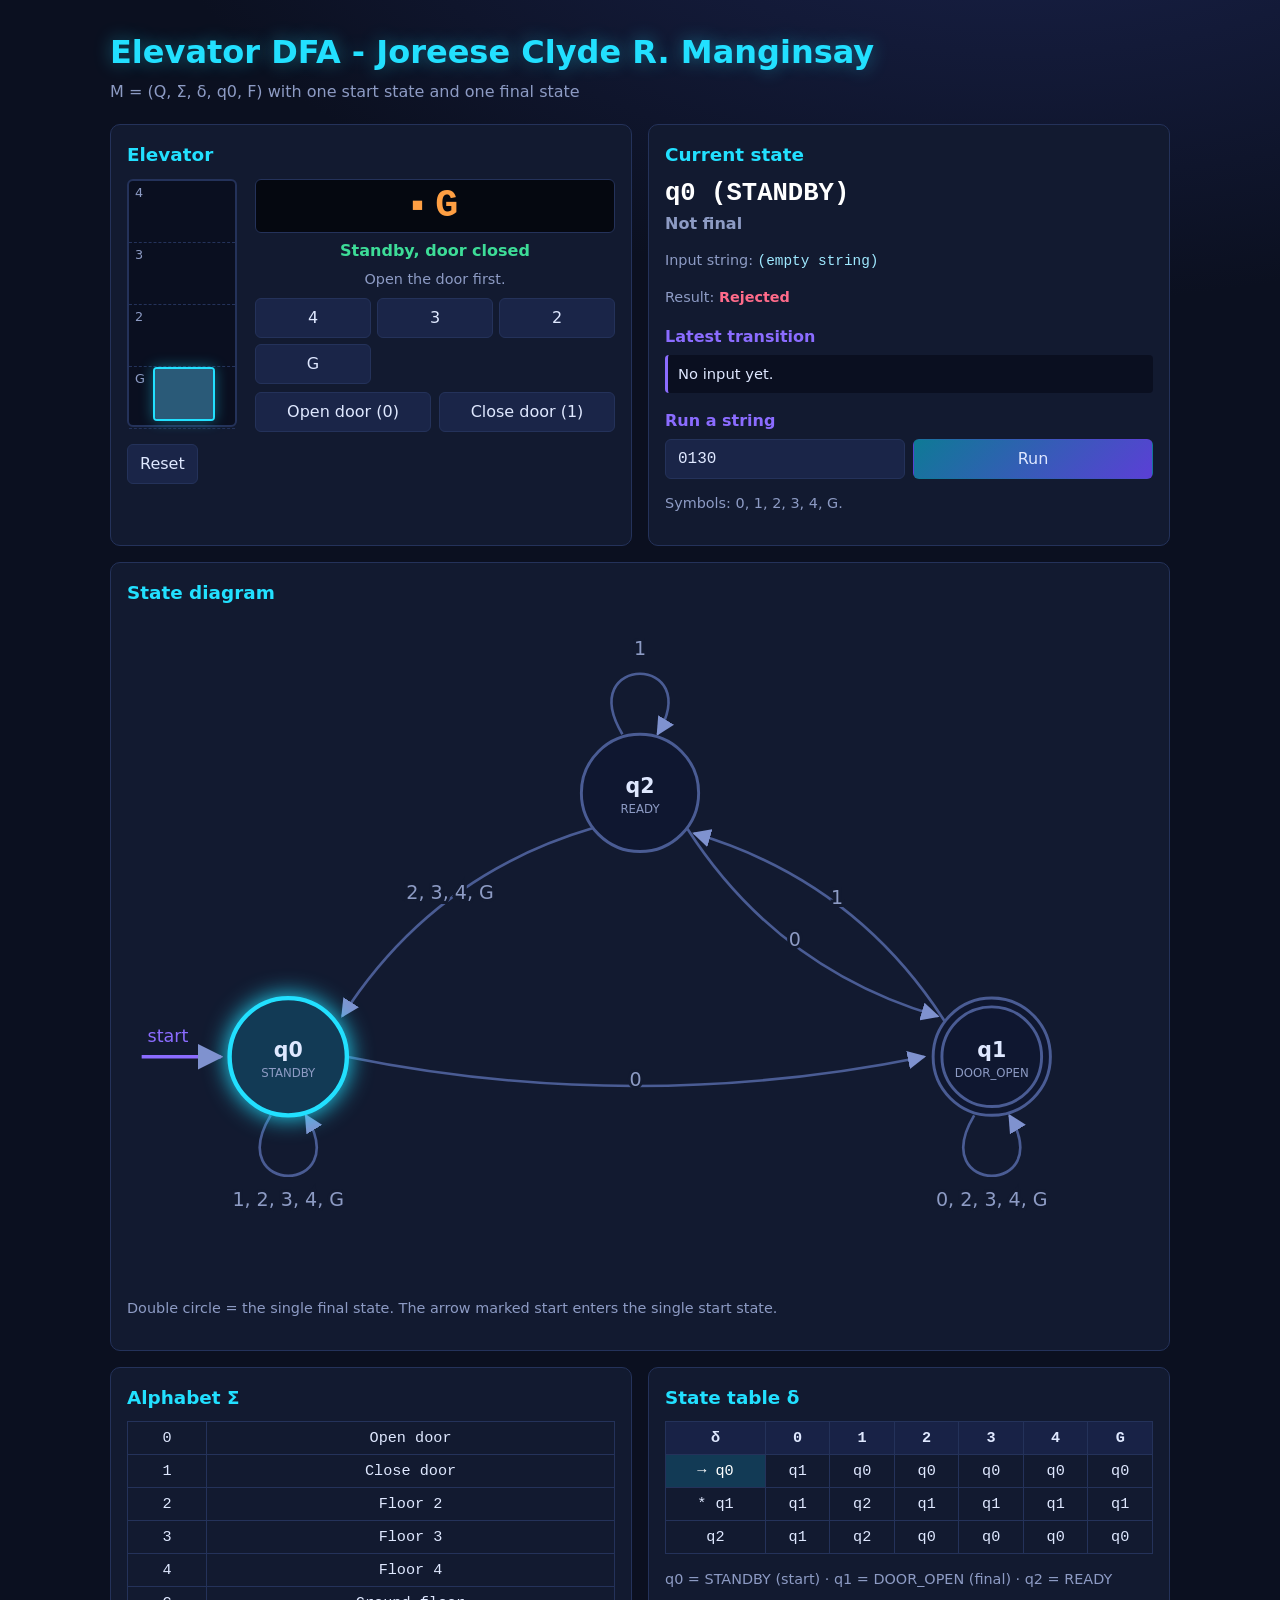
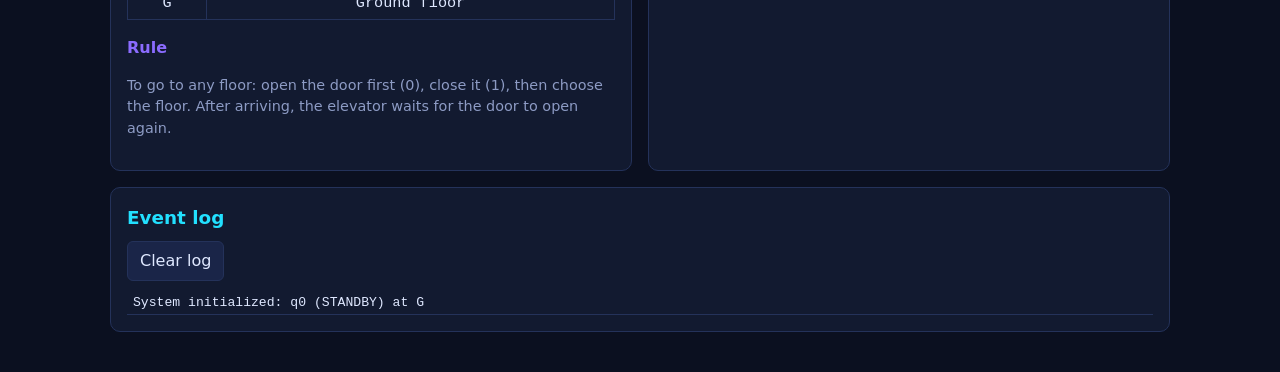
<file: index.html>
<!DOCTYPE html>
<html lang="en"><head><meta charset="UTF-8"><meta name="viewport" content="width=device-width, initial-scale=1">
<title>Elevator DFA - Joreese Clyde Manginsay</title><link rel="stylesheet" href="style.css"></head>
<body>
<header><h1>Elevator DFA - Joreese Clyde R. Manginsay</h1>
<p>M = (Q, Σ, δ, q0, F) with one start state and one final state</p></header>
<main>
<section class="panel"><h2>Elevator</h2>
 <div class="car-wrap"><div id="shaft"></div>
  <div class="ctrl">
   <div class="display"><span id="arrow">■</span><span id="floorNum">G</span></div>
   <p id="status" class="status">Standby, door closed</p>
   <p id="hint" class="muted center"></p>
   <div id="floorBtns" class="floors"></div>
   <div class="two"><button data-sym="0">Open door (0)</button><button data-sym="1">Close door (1)</button></div>
  </div></div>
 <div class="row-btns"><button id="resetBtn">Reset</button></div>
</section>
<section class="panel"><h2>Current state</h2>
 <p class="big" id="curState">q0</p><p id="acc"></p>
 <p class="muted">Input string: <code id="word"></code></p>
 <p class="muted">Result: <b id="result"></b></p>
 <h3>Latest transition</h3><p id="last" class="last">No input yet.</p>
 <h3>Run a string</h3>
 <div class="two"><input id="strIn" value="0130" maxlength="30" aria-label="Input string"><button id="runBtn" class="primary">Run</button></div>
 <p id="err" class="muted">Symbols: 0, 1, 2, 3, 4, G.</p>
</section>
<section class="panel wide"><h2>State diagram</h2>
 <svg id="diagram" viewBox="0 0 700 450" role="img" aria-label="Elevator DFA state diagram"></svg>
 <p class="muted">Double circle = the single final state. The arrow marked start enters the single start state.</p>
</section>
<section class="panel"><h2>Alphabet Σ</h2>
 <table><tbody><tr><td>0</td><td>Open door</td></tr><tr><td>1</td><td>Close door</td></tr><tr><td>2</td><td>Floor 2</td></tr><tr><td>3</td><td>Floor 3</td></tr><tr><td>4</td><td>Floor 4</td></tr><tr><td>G</td><td>Ground floor</td></tr></tbody></table>
 <h3>Rule</h3>
 <p class="muted">To go to any floor: open the door first (0), close it (1), then choose the floor. After arriving, the elevator waits for the door to open again.</p>
</section>
<section class="panel"><h2>State table δ</h2>
 <table><thead><tr><th>δ</th><th>0</th><th>1</th><th>2</th><th>3</th><th>4</th><th>G</th></tr></thead><tbody id="tbody"></tbody></table>
 <p class="muted">q0 = STANDBY (start) · q1 = DOOR_OPEN (final) · q2 = READY</p>
</section>
<section class="panel wide"><h2>Event log</h2><button id="clearBtn">Clear log</button><ol id="log" class="log"></ol></section>
</main>
<script src="script.js"></script></body></html>
</file>
<file: style.css>
:root {
  --bg: #0b1020;
  --panel: #121a30;
  --line: #24325a;
  --text: #dfe8ff;
  --mute: #8d9bc4;
  --cyan: #22e0ff;
  --violet: #8b6cff;
  --ok: #3ddc97;
  --bad: #ff6b8a;
}

* {
  box-sizing: border-box;
}

/* General */
body {
  margin: 0;
  background: radial-gradient(900px 500px at 80% -10%, #1b2450, transparent), var(--bg);
  color: var(--text);
  font: 16px/1.5 "Segoe UI", system-ui, sans-serif;
}

header {
  padding: 28px 20px 8px;
  max-width: 1100px;
  margin: auto;
}

header p {
  margin: 4px 0 0;
  color: var(--mute);
}

h1 {
  margin: 0;
  font-size: 2rem;
  color: var(--cyan);
  text-shadow: 0 0 18px #22e0ff66;
}

h2 {
  margin: 0 0 10px;
  font-size: 1.15rem;
  color: var(--cyan);
}

h3 {
  margin: 16px 0 6px;
  font-size: 1rem;
  color: var(--violet);
}

main {
  max-width: 1100px;
  margin: auto;
  padding: 12px 20px 40px;
  display: grid;
  grid-template-columns: repeat(2, 1fr);
  gap: 16px;
}

/* Panels */
.panel {
  background: var(--panel);
  border: 1px solid var(--line);
  border-radius: 10px;
  padding: 16px;
  min-width: 0;
}

.wide {
  grid-column: 1 / -1;
}

.muted {
  color: var(--mute);
  font-size: 0.9rem;
}

code {
  font-family: Consolas, monospace;
  color: #9fe9ff;
  word-break: break-all;
}

/* Form elements */
button,
select,
input {
  font: inherit;
  color: var(--text);
  background: #1a2548;
  border: 1px solid var(--line);
  border-radius: 6px;
  padding: 7px 12px;
}

button {
  cursor: pointer;
}

button:hover {
  border-color: var(--cyan);
  box-shadow: 0 0 10px #22e0ff44;
}

input {
  font-family: Consolas, monospace;
  min-width: 0;
}

*:focus-visible {
  outline: 2px solid var(--cyan);
  outline-offset: 2px;
}

.primary {
  background: linear-gradient(135deg, #0e7a96, #5b3fd6);
  border-color: transparent;
}

/* Layout utilities */
.two {
  display: flex;
  gap: 8px;
}

.two > * {
  flex: 1;
}

.row-btns {
  display: flex;
  gap: 8px;
  margin-top: 12px;
}

.center {
  text-align: center;
  margin: 0 0 8px;
}

/* Elevator layout */
.car-wrap {
  display: flex;
  gap: 18px;
}

#shaft {
  position: relative;
  width: 110px;
  height: 248px;
  border: 2px solid var(--line);
  border-radius: 6px;
  background: #0a0f20;
  flex: none;
}

.row {
  height: 62px;
  border-bottom: 1px dashed var(--line);
  padding: 2px 6px;
  color: var(--mute);
  font-size: 0.8rem;
}

#cabin {
  position: absolute;
  left: 24px;
  width: 62px;
  height: 54px;
  bottom: 4px;
  border: 2px solid var(--cyan);
  border-radius: 4px;
  background: #0f2a3d;
  overflow: hidden;
  display: flex;
  box-shadow: 0 0 14px #22e0ff66;
  transition: bottom 0.85s ease-in-out;
}

.door {
  flex: 1;
  background: #2a5a78;
  transition: transform 0.5s;
}

#cabin.open .door:first-child {
  transform: translateX(-85%);
}

#cabin.open .door:last-child {
  transform: translateX(85%);
}

.ctrl {
  flex: 1;
  min-width: 0;
}

/* Display and controls */
.display {
  display: flex;
  align-items: center;
  justify-content: center;
  gap: 12px;
  background: #050810;
  border: 1px solid var(--line);
  border-radius: 6px;
  padding: 4px;
  font: 700 2.4rem Consolas, monospace;
  color: #ff9f43;
}

.display #arrow {
  font-size: 1.2rem;
}

.status {
  text-align: center;
  margin: 6px 0;
  color: var(--ok);
  font-weight: 700;
}

.floors {
  display: grid;
  grid-template-columns: repeat(3, 1fr);
  gap: 6px;
  margin-bottom: 8px;
}

.big {
  font: 700 1.6rem Consolas, monospace;
  color: #fff;
  margin: 4px 0;
}

/* Results and status */
#acc {
  font-weight: 700;
  color: var(--mute);
  margin: 0 0 8px;
}

#acc.yes,
#result.yes {
  color: var(--ok);
}

#result.no {
  color: var(--bad);
}

.last {
  background: #0a0f20;
  border-left: 3px solid var(--violet);
  padding: 8px 10px;
  border-radius: 4px;
  font-size: 0.92rem;
  margin: 0;
}

/* Tables */
table {
  width: 100%;
  border-collapse: collapse;
  font: 0.95rem Consolas, monospace;
}

th,
td {
  padding: 7px;
  text-align: center;
  border: 1px solid var(--line);
}

th {
  background: #182246;
}

td.cur,
tr.cur td:first-child {
  background: #123a55;
  color: #fff;
}

td.hit {
  background: var(--cyan);
  color: #000;
  font-weight: 700;
}

/* Activity log */
.log {
  list-style: none;
  margin: 10px 0 0;
  padding: 0;
  max-height: 260px;
  overflow: auto;
  font: 0.82rem Consolas, monospace;
}

.log li {
  padding: 4px 6px;
  border-bottom: 1px solid var(--line);
}

.log li.ignored {
  color: var(--mute);
}

/* Diagram */
#diagram {
  width: 100%;
  height: auto;
}

.edge path {
  fill: none;
  stroke: #4a5c94;
  stroke-width: 1.8;
}

.edge text {
  fill: var(--mute);
  font-size: 13px;
  text-anchor: middle;
  paint-order: stroke;
  stroke: var(--panel);
  stroke-width: 4px;
}

.edge.active path {
  stroke: var(--cyan);
  stroke-width: 3.5;
  stroke-dasharray: 8 5;
  animation: flow 0.8s linear infinite;
}

.edge.active text {
  fill: var(--cyan);
}

marker path {
  fill: #7f92cf;
}

.node circle {
  fill: #0f1730;
  stroke: #4a5c94;
  stroke-width: 2;
}

.node text {
  fill: var(--text);
  font-size: 14px;
  font-weight: 700;
  text-anchor: middle;
}

.node .sub {
  font-size: 8px;
  font-weight: 400;
  fill: var(--mute);
}

.node.current circle {
  fill: #123a55;
  stroke: var(--cyan);
  stroke-width: 3;
  filter: drop-shadow(0 0 8px var(--cyan));
}

.start {
  stroke: var(--violet);
  stroke-width: 2.5;
  fill: none;
}

/* Animations */
@keyframes flow {
  to {
    stroke-dashoffset: -26;
  }
}

/* Responsive */
@media (max-width: 820px) {
  main {
    grid-template-columns: 1fr;
  }

  .car-wrap {
    flex-direction: column;
    align-items: center;
  }

  .ctrl {
    width: 100%;
  }
}

/* Accessibility */
@media (prefers-reduced-motion: reduce) {
  * {
    transition: none !important;
    animation: none !important;
  }
}
</file>
